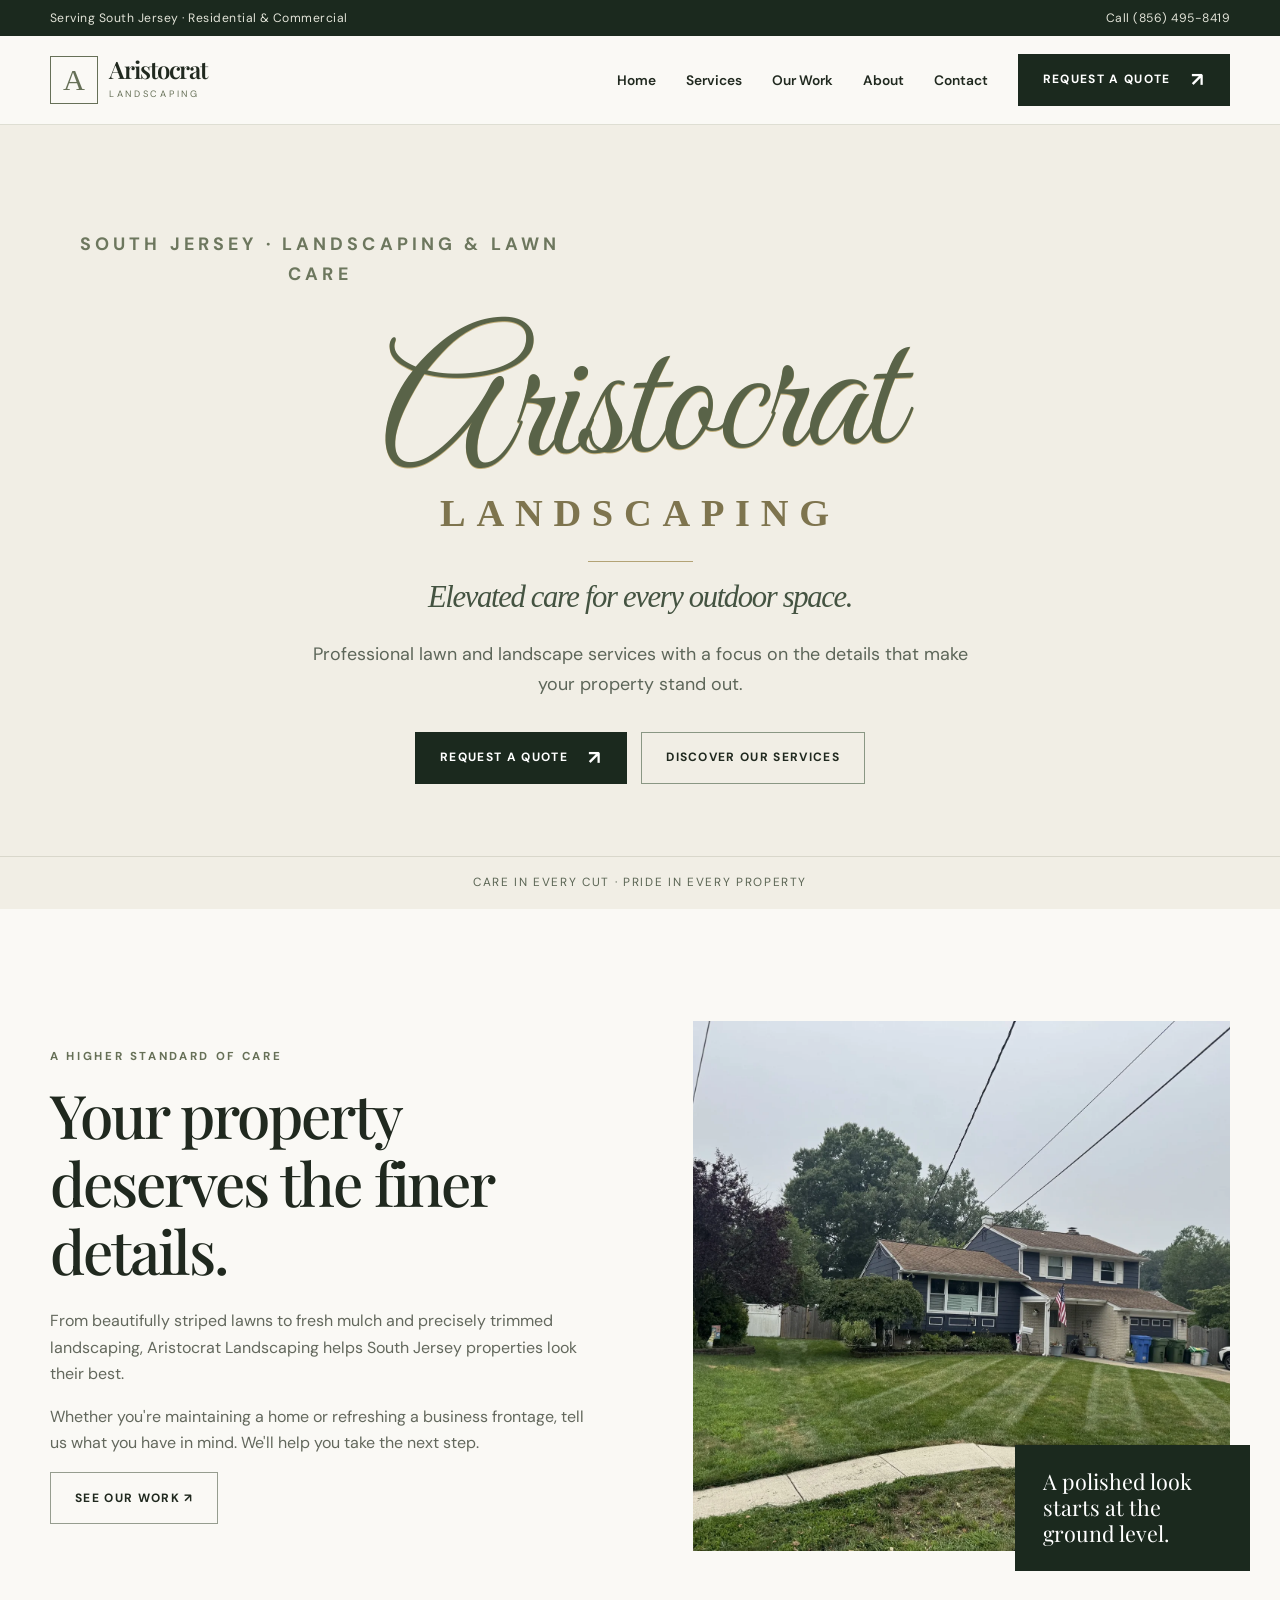
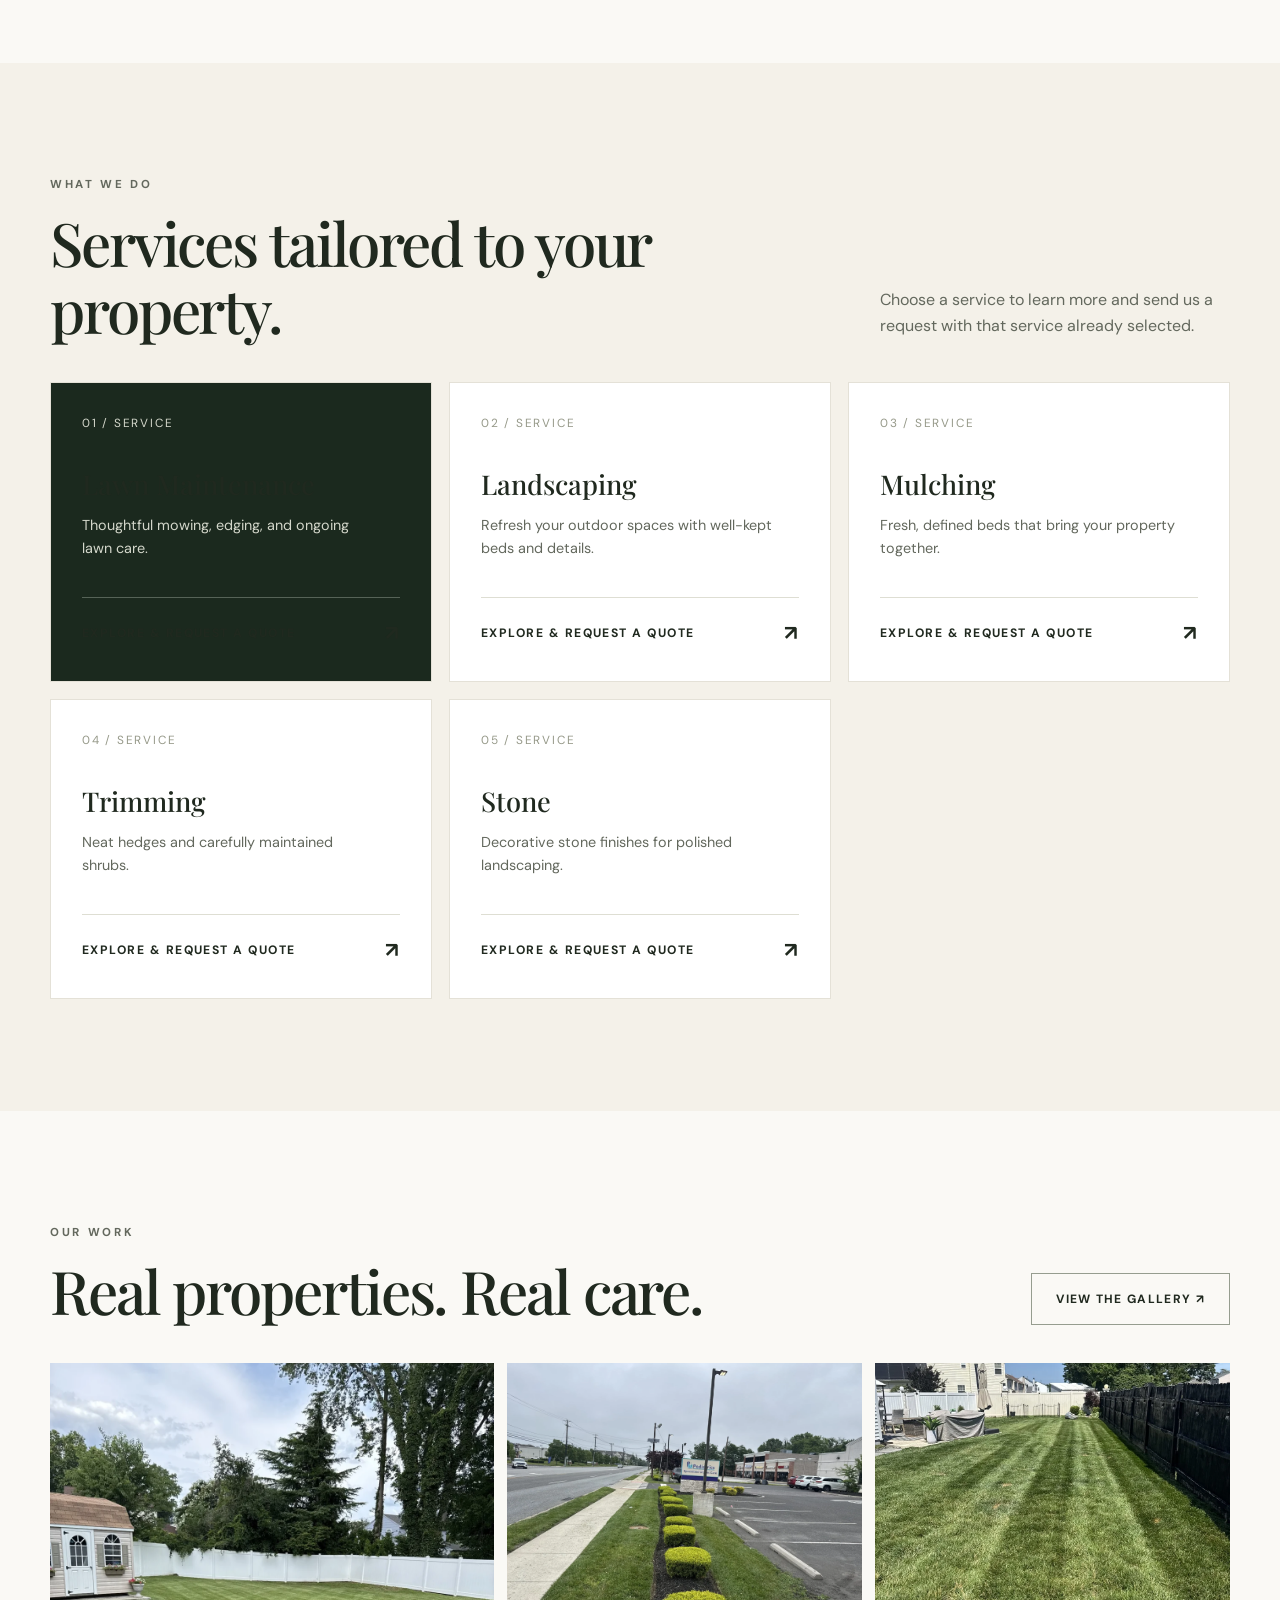
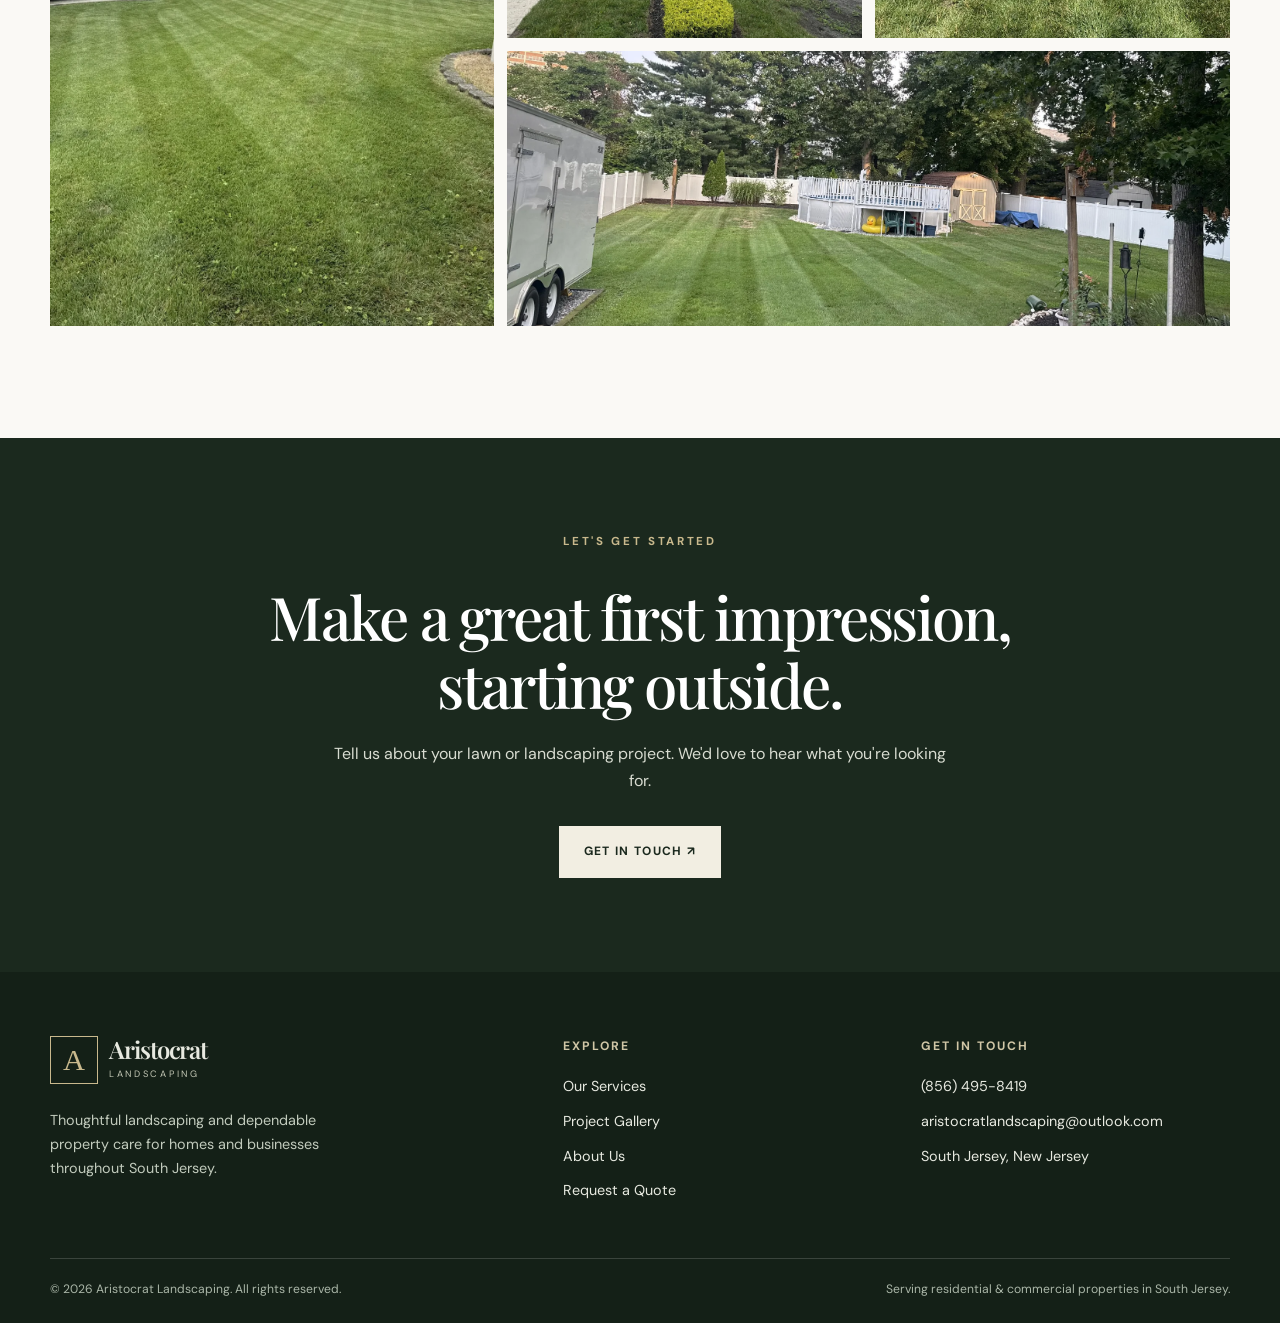
<file: index.html>
<!doctype html><html lang="en"><head><meta charset="utf-8"><meta name="viewport" content="width=device-width, initial-scale=1"><meta name="theme-color" content="#1b291e"><meta name="description" content="Aristocrat Landscaping provides lawn maintenance, landscaping, mulching, trimming and decorative stone services across South Jersey."><title>South Jersey Lawn Care & Landscaping | Aristocrat Landscaping</title><link rel="stylesheet" href="styles.css"><link rel="icon" href="favicon.svg" type="image/svg+xml"></head><body data-page=""><a class="skip-link" href="#main">Skip to content</a><div class="topbar"><div class="container topbar-inner"><span>Serving South Jersey · Residential &amp; Commercial</span><a href="tel:+18564958419">Call (856) 495-8419</a></div></div><header class="nav-wrap"><div class="container nav"><a class="brand" href="index.html" aria-label="Aristocrat Landscaping home"><span class="brand-mark">A</span><span class="brand-text"><strong>Aristocrat</strong><span>Landscaping</span></span></a><button class="menu-toggle" aria-label="Toggle navigation" aria-expanded="false" aria-controls="main-navigation">☰</button><nav class="nav-links" id="main-navigation" aria-label="Main navigation"><a href="index.html">Home</a><a href="index.html#services">Services</a><a href="gallery.html">Our Work</a><a href="about.html">About</a><a href="contact.html">Contact</a><a class="btn" href="contact.html">Request a Quote <span class="btn-arrow">↗</span></a></nav></div></header><main id="main"><section class="hero hero-logo" aria-labelledby="hero-title"><div class="container hero-content"><p class="eyebrow">South Jersey · Landscaping &amp; Lawn Care</p><div class="logo-hero-lockup" role="img" aria-label="Aristocrat Landscaping"><span class="logo-script">Aristocrat</span><span class="logo-sub">LANDSCAPING</span><span class="logo-rule"></span></div><h1 id="hero-title" class="brand-phrase">Elevated care for every outdoor space.</h1><p class="hero-copy">Professional lawn and landscape services with a focus on the details that make your property stand out.</p><div class="hero-actions"><a class="btn" href="contact.html">Request a Quote <span class="btn-arrow">↗</span></a><a class="btn btn-outline" href="#services">Discover Our Services</a></div></div><div class="hero-bottom"><div class="container"><span>Care in every cut · Pride in every property</span></div></div></section><section class="section"><div class="container intro-grid"><div><p class="eyebrow">A higher standard of care</p><h2>Your property deserves the finer details.</h2><p>From beautifully striped lawns to fresh mulch and precisely trimmed landscaping, Aristocrat Landscaping helps South Jersey properties look their best.</p><p>Whether you're maintaining a home or refreshing a business frontage, tell us what you have in mind. We'll help you take the next step.</p><a class="btn btn-outline" href="gallery.html">See Our Work ↗</a></div><div class="intro-photo-wrap"><img class="intro-img" src="assets/images/front-lawn.webp" alt="Fresh mowing stripes on the front lawn of a South Jersey home"><div class="photo-label">A polished look starts at the ground level.</div></div></div></section><section class="section services-section" id="services"><div class="container"><div class="section-heading"><div><p class="eyebrow">What We Do</p><h2>Services tailored to your property.</h2></div><p>Choose a service to learn more and send us a request with that service already selected.</p></div><div class="service-grid"><a class="service-card service-card-feature" href="service.html?service=lawn-maintenance"><span class="service-num">01 / SERVICE</span><h3>Lawn Maintenance</h3><p>Thoughtful mowing, edging, and ongoing lawn care.</p><span class="service-link"><span>Explore &amp; request a quote</span><span aria-hidden="true">↗</span></span></a><a class="service-card " href="service.html?service=landscaping"><span class="service-num">02 / SERVICE</span><h3>Landscaping</h3><p>Refresh your outdoor spaces with well-kept beds and details.</p><span class="service-link"><span>Explore &amp; request a quote</span><span aria-hidden="true">↗</span></span></a><a class="service-card " href="service.html?service=mulching"><span class="service-num">03 / SERVICE</span><h3>Mulching</h3><p>Fresh, defined beds that bring your property together.</p><span class="service-link"><span>Explore &amp; request a quote</span><span aria-hidden="true">↗</span></span></a><a class="service-card " href="service.html?service=trimming"><span class="service-num">04 / SERVICE</span><h3>Trimming</h3><p>Neat hedges and carefully maintained shrubs.</p><span class="service-link"><span>Explore &amp; request a quote</span><span aria-hidden="true">↗</span></span></a><a class="service-card " href="service.html?service=stone"><span class="service-num">05 / SERVICE</span><h3>Stone</h3><p>Decorative stone finishes for polished landscaping.</p><span class="service-link"><span>Explore &amp; request a quote</span><span aria-hidden="true">↗</span></span></a></div></div></section><section class="section"><div class="container"><div class="section-heading"><div><p class="eyebrow">Our Work</p><h2>Real properties. Real care.</h2></div><a class="btn btn-outline" href="gallery.html">View the Gallery ↗</a></div><div class="gallery-grid"><img loading="lazy" src="assets/images/backyard-white-fence.webp" alt="Freshly mowed backyard lawn with white fence"><img loading="lazy" src="assets/images/commercial-shrubs.webp" alt="Commercial property with manicured shrubs and mulch"><img loading="lazy" src="assets/images/side-yard.webp" alt="Green striped side lawn"><img loading="lazy" src="assets/images/backyard-pool.webp" alt="Maintained lawn and backyard pool"></div></div></section><section class="statement"><div class="container"><p class="eyebrow">Let's get started</p><h2>Make a great first impression, starting outside.</h2><p>Tell us about your lawn or landscaping project. We'd love to hear what you're looking for.</p><a class="btn btn-light" href="contact.html">Get in Touch ↗</a></div></section></main><footer class="footer"><div class="container"><div class="footer-inner"><div><a class="brand" href="index.html"><span class="brand-mark">A</span><span class="brand-text"><strong>Aristocrat</strong><span>Landscaping</span></span></a><p>Thoughtful landscaping and dependable property care for homes and businesses throughout South Jersey.</p></div><div><h4>Explore</h4><div class="footer-links"><a href="index.html#services">Our Services</a><a href="gallery.html">Project Gallery</a><a href="about.html">About Us</a><a href="contact.html">Request a Quote</a></div></div><div><h4>Get in Touch</h4><div class="footer-links"><a href="tel:+18564958419">(856) 495-8419</a><a href="mailto:aristocratlandscaping@outlook.com">aristocratlandscaping@outlook.com</a><span>South Jersey, New Jersey</span></div></div></div><div class="footer-bottom"><span>© <span id="year">2026</span> Aristocrat Landscaping. All rights reserved.</span><span>Serving residential &amp; commercial properties in South Jersey.</span></div></div></footer><script src="main.js" defer></script></body></html>
</file>
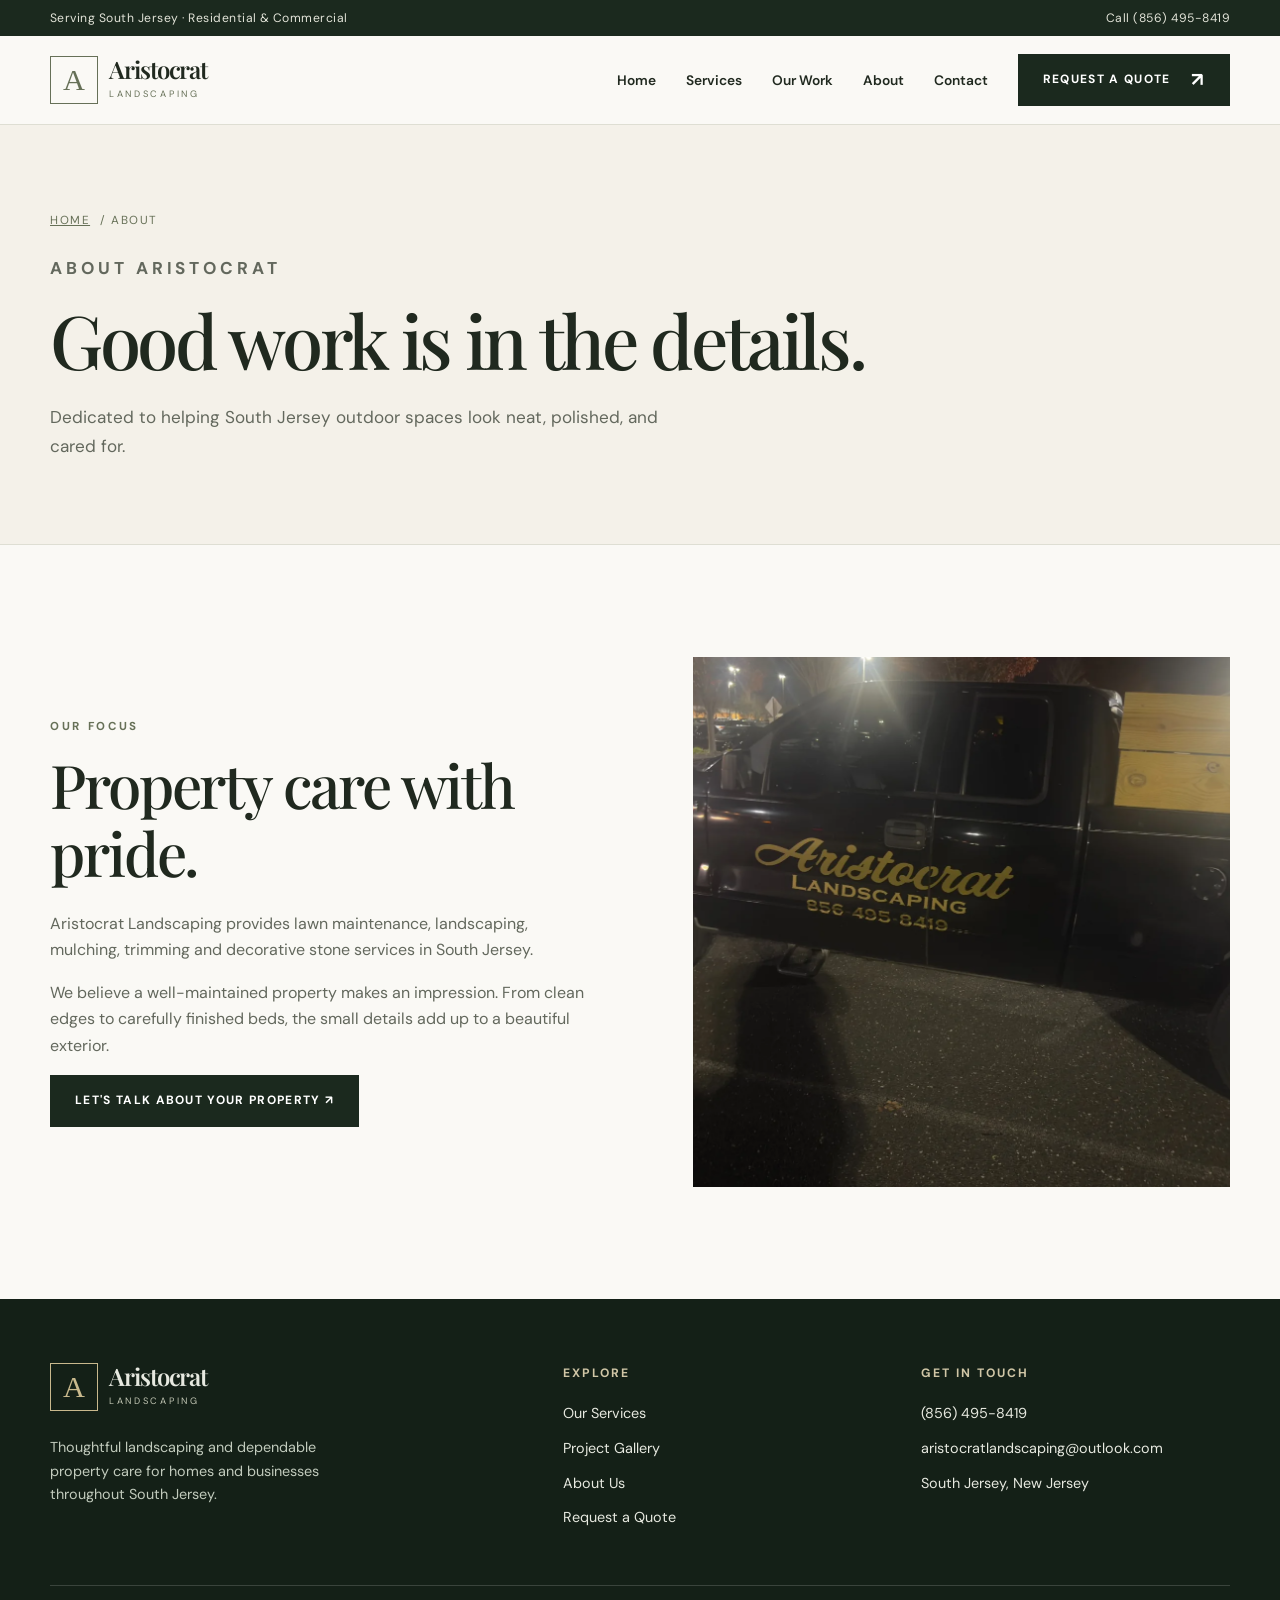
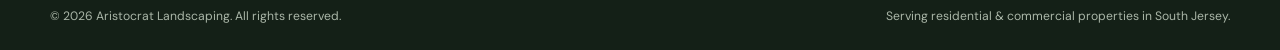
<file: about.html>
<!doctype html><html lang="en"><head><meta charset="utf-8"><meta name="viewport" content="width=device-width, initial-scale=1"><meta name="theme-color" content="#1b291e"><meta name="description" content="Discover Aristocrat Landscaping, providing lawn and landscaping services to South Jersey homes and businesses."><title>About Us | Aristocrat Landscaping</title><link rel="stylesheet" href="styles.css"><link rel="icon" href="favicon.svg" type="image/svg+xml"></head><body data-page=""><a class="skip-link" href="#main">Skip to content</a><div class="topbar"><div class="container topbar-inner"><span>Serving South Jersey · Residential &amp; Commercial</span><a href="tel:+18564958419">Call (856) 495-8419</a></div></div><header class="nav-wrap"><div class="container nav"><a class="brand" href="index.html" aria-label="Aristocrat Landscaping home"><span class="brand-mark">A</span><span class="brand-text"><strong>Aristocrat</strong><span>Landscaping</span></span></a><button class="menu-toggle" aria-label="Toggle navigation" aria-expanded="false" aria-controls="main-navigation">☰</button><nav class="nav-links" id="main-navigation" aria-label="Main navigation"><a href="index.html">Home</a><a href="index.html#services">Services</a><a href="gallery.html">Our Work</a><a href="about.html">About</a><a href="contact.html">Contact</a><a class="btn" href="contact.html">Request a Quote <span class="btn-arrow">↗</span></a></nav></div></header><main id="main"><section class="page-hero"><div class="container"><div class="breadcrumb"><a href="index.html">Home</a> / About</div><p class="eyebrow">About Aristocrat</p><h1>Good work is in the details.</h1><p>Dedicated to helping South Jersey outdoor spaces look neat, polished, and cared for.</p></div></section><section class="section"><div class="container intro-grid"><div><p class="eyebrow">Our Focus</p><h2>Property care with pride.</h2><p>Aristocrat Landscaping provides lawn maintenance, landscaping, mulching, trimming and decorative stone services in South Jersey.</p><p>We believe a well-maintained property makes an impression. From clean edges to carefully finished beds, the small details add up to a beautiful exterior.</p><a class="btn" href="contact.html">Let's Talk About Your Property ↗</a></div><div><img class="intro-img" src="assets/images/company-truck.webp" alt="Aristocrat Landscaping truck with gold business lettering"></div></div></section></main><footer class="footer"><div class="container"><div class="footer-inner"><div><a class="brand" href="index.html"><span class="brand-mark">A</span><span class="brand-text"><strong>Aristocrat</strong><span>Landscaping</span></span></a><p>Thoughtful landscaping and dependable property care for homes and businesses throughout South Jersey.</p></div><div><h4>Explore</h4><div class="footer-links"><a href="index.html#services">Our Services</a><a href="gallery.html">Project Gallery</a><a href="about.html">About Us</a><a href="contact.html">Request a Quote</a></div></div><div><h4>Get in Touch</h4><div class="footer-links"><a href="tel:+18564958419">(856) 495-8419</a><a href="mailto:aristocratlandscaping@outlook.com">aristocratlandscaping@outlook.com</a><span>South Jersey, New Jersey</span></div></div></div><div class="footer-bottom"><span>© <span id="year">2026</span> Aristocrat Landscaping. All rights reserved.</span><span>Serving residential &amp; commercial properties in South Jersey.</span></div></div></footer><script src="main.js" defer></script></body></html>
</file>
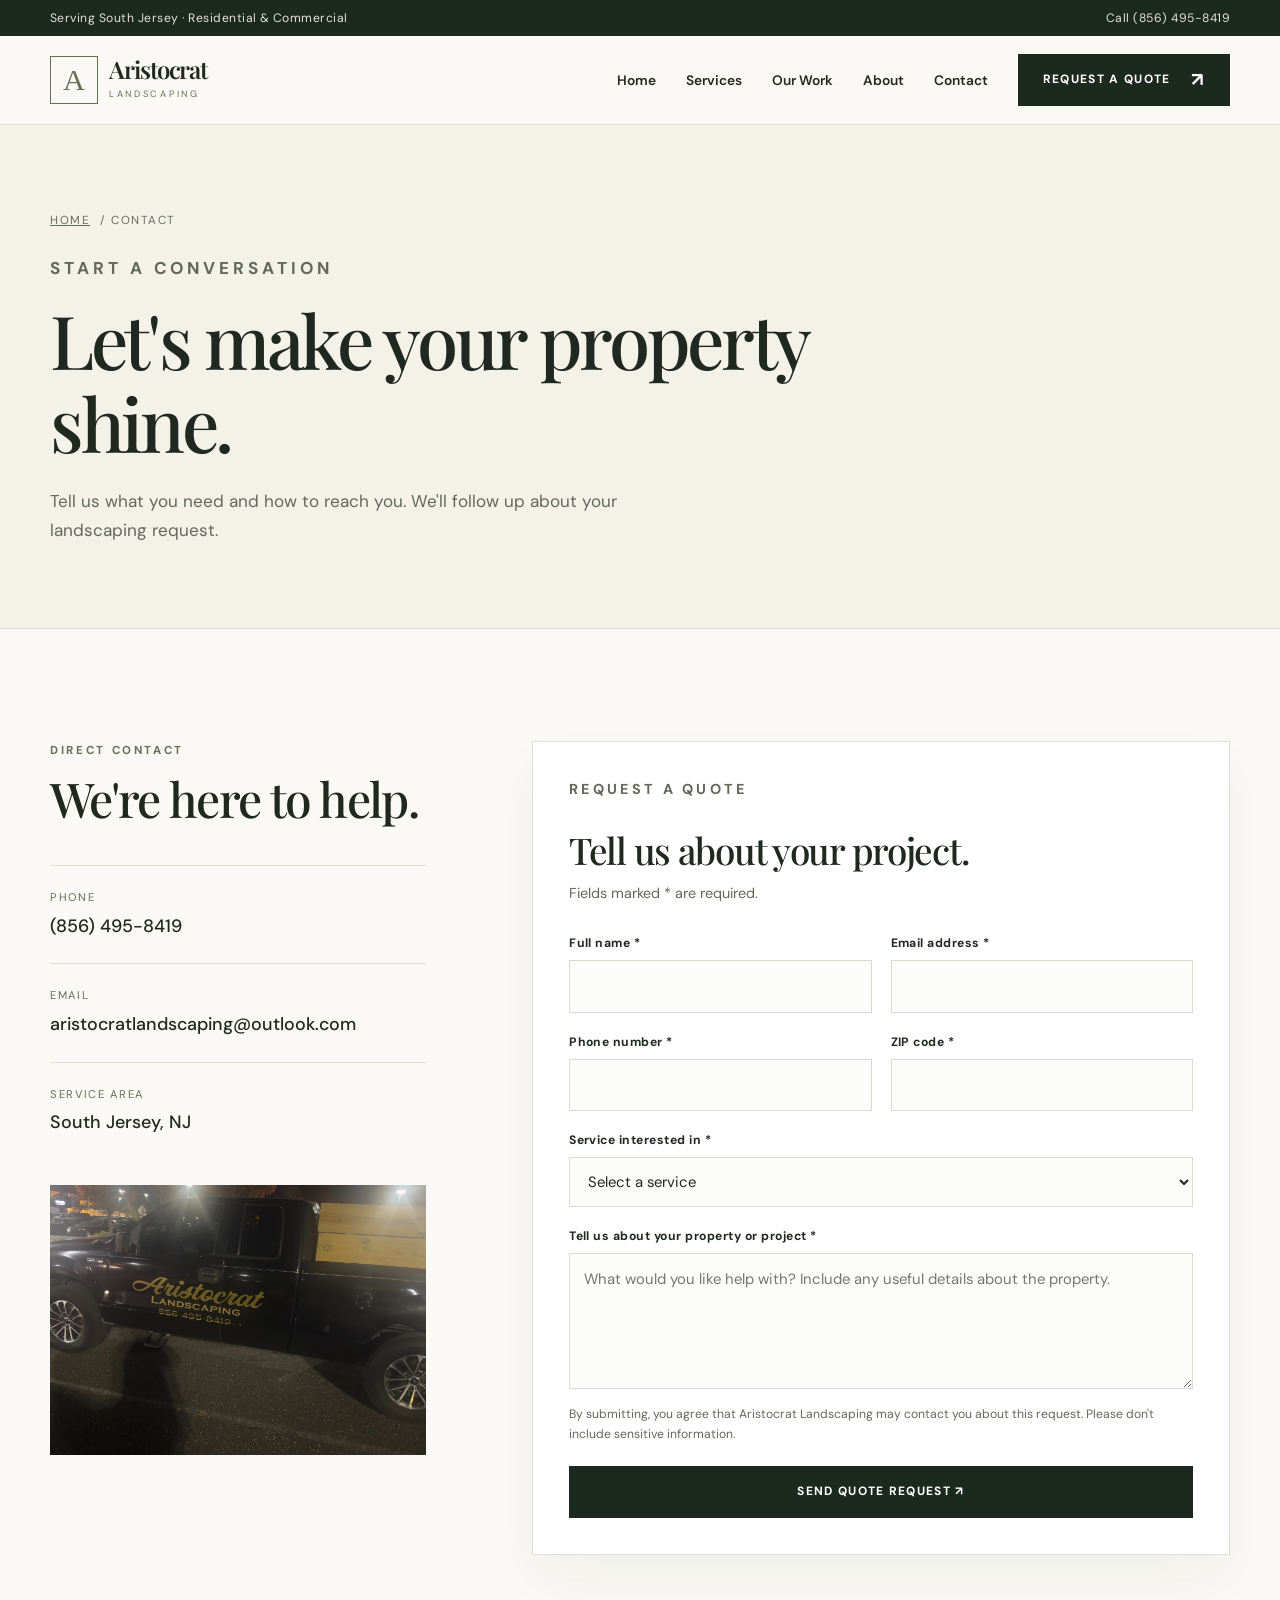
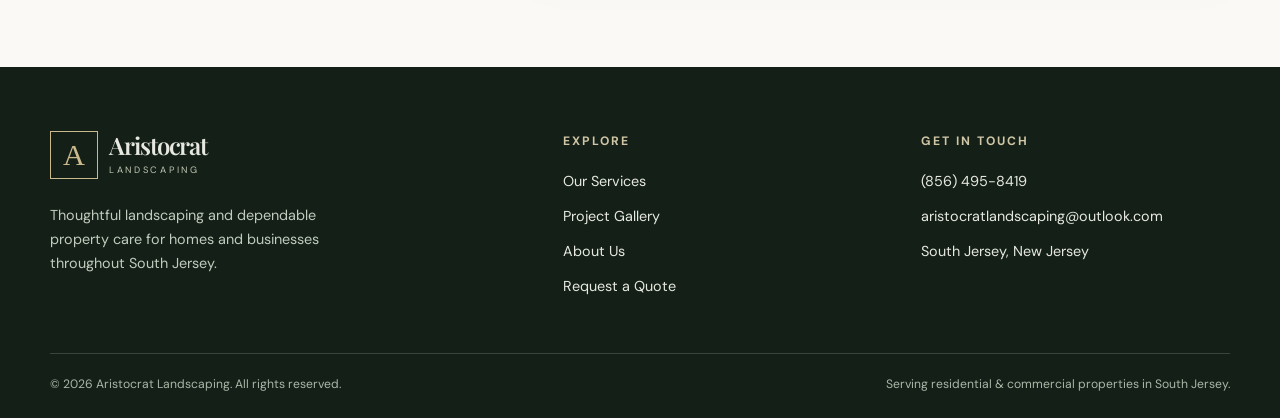
<file: contact.html>
<!doctype html><html lang="en"><head><meta charset="utf-8"><meta name="viewport" content="width=device-width, initial-scale=1"><meta name="theme-color" content="#1b291e"><meta name="description" content="Contact Aristocrat Landscaping in South Jersey for lawn maintenance, mulch, trimming, landscaping and stone quote requests."><title>Contact & Request a Quote | Aristocrat Landscaping</title><link rel="stylesheet" href="styles.css"><link rel="icon" href="favicon.svg" type="image/svg+xml"></head><body data-page="contact"><a class="skip-link" href="#main">Skip to content</a><div class="topbar"><div class="container topbar-inner"><span>Serving South Jersey · Residential &amp; Commercial</span><a href="tel:+18564958419">Call (856) 495-8419</a></div></div><header class="nav-wrap"><div class="container nav"><a class="brand" href="index.html" aria-label="Aristocrat Landscaping home"><span class="brand-mark">A</span><span class="brand-text"><strong>Aristocrat</strong><span>Landscaping</span></span></a><button class="menu-toggle" aria-label="Toggle navigation" aria-expanded="false" aria-controls="main-navigation">☰</button><nav class="nav-links" id="main-navigation" aria-label="Main navigation"><a href="index.html">Home</a><a href="index.html#services">Services</a><a href="gallery.html">Our Work</a><a href="about.html">About</a><a href="contact.html">Contact</a><a class="btn" href="contact.html">Request a Quote <span class="btn-arrow">↗</span></a></nav></div></header><main id="main"><section class="page-hero"><div class="container"><div class="breadcrumb"><a href="index.html">Home</a> / Contact</div><p class="eyebrow">Start a conversation</p><h1>Let's make your property shine.</h1><p>Tell us what you need and how to reach you. We'll follow up about your landscaping request.</p></div></section><section class="section"><div class="container contact-layout"><div class="contact-info"><p class="eyebrow">Direct Contact</p><h2>We're here to help.</h2><div class="contact-row"><span>Phone</span><a href="tel:+18564958419">(856) 495-8419</a></div><div class="contact-row"><span>Email</span><a href="mailto:aristocratlandscaping@outlook.com">aristocratlandscaping@outlook.com</a></div><div class="contact-row"><span>Service area</span><strong>South Jersey, NJ</strong></div><img class="contact-image" src="assets/images/company-truck.webp" alt="Aristocrat Landscaping branded truck"></div><div class="form-card"><p class="eyebrow">Request a Quote</p><h2>Tell us about your project.</h2><p>Fields marked * are required.</p><form class="quote-form" action="https://formsubmit.co/aristocratlandscaping@outlook.com" method="POST"><input type="hidden" name="_subject" value="New Aristocrat Landscaping quote request"><input type="hidden" name="_captcha" value="true"><input type="hidden" name="_template" value="table"><input type="hidden" name="_next" value=""><input type="text" name="_honey" style="display:none" tabindex="-1" autocomplete="off"><div class="form-grid"><div class="field"><label for="full-name">Full name *</label><input id="full-name" name="name" autocomplete="name" required maxlength="120"></div><div class="field"><label for="email">Email address *</label><input id="email" name="email" type="email" autocomplete="email" required maxlength="180"></div><div class="field"><label for="phone">Phone number *</label><input id="phone" name="phone" type="tel" autocomplete="tel" required maxlength="40"></div><div class="field"><label for="zip">ZIP code *</label><input id="zip" name="zip_code" inputmode="numeric" autocomplete="postal-code" pattern="[0-9]{5}(-[0-9]{4})?" title="Enter a 5-digit ZIP code" required></div><div class="field full"><label for="service-select">Service interested in *</label><select id="service-select" name="service" required><option value="">Select a service</option><option value="Lawn Maintenance">Lawn Maintenance</option><option value="Landscaping">Landscaping</option><option value="Mulching">Mulching</option><option value="Trimming">Trimming</option><option value="Stone">Stone</option><option value="Multiple Services">Multiple Services</option><option value="Other / Not Sure">Other / Not Sure</option></select></div><div class="field full"><label for="project-message">Tell us about your property or project *</label><textarea id="project-message" name="project_details" required minlength="10" maxlength="3000" placeholder="What would you like help with? Include any useful details about the property."></textarea></div></div><p class="form-note">By submitting, you agree that Aristocrat Landscaping may contact you about this request. Please don't include sensitive information.</p><button class="btn" type="submit">Send Quote Request ↗</button></form></div></div></section></main><footer class="footer"><div class="container"><div class="footer-inner"><div><a class="brand" href="index.html"><span class="brand-mark">A</span><span class="brand-text"><strong>Aristocrat</strong><span>Landscaping</span></span></a><p>Thoughtful landscaping and dependable property care for homes and businesses throughout South Jersey.</p></div><div><h4>Explore</h4><div class="footer-links"><a href="index.html#services">Our Services</a><a href="gallery.html">Project Gallery</a><a href="about.html">About Us</a><a href="contact.html">Request a Quote</a></div></div><div><h4>Get in Touch</h4><div class="footer-links"><a href="tel:+18564958419">(856) 495-8419</a><a href="mailto:aristocratlandscaping@outlook.com">aristocratlandscaping@outlook.com</a><span>South Jersey, New Jersey</span></div></div></div><div class="footer-bottom"><span>© <span id="year">2026</span> Aristocrat Landscaping. All rights reserved.</span><span>Serving residential &amp; commercial properties in South Jersey.</span></div></div></footer><script src="main.js" defer></script></body></html>
</file>
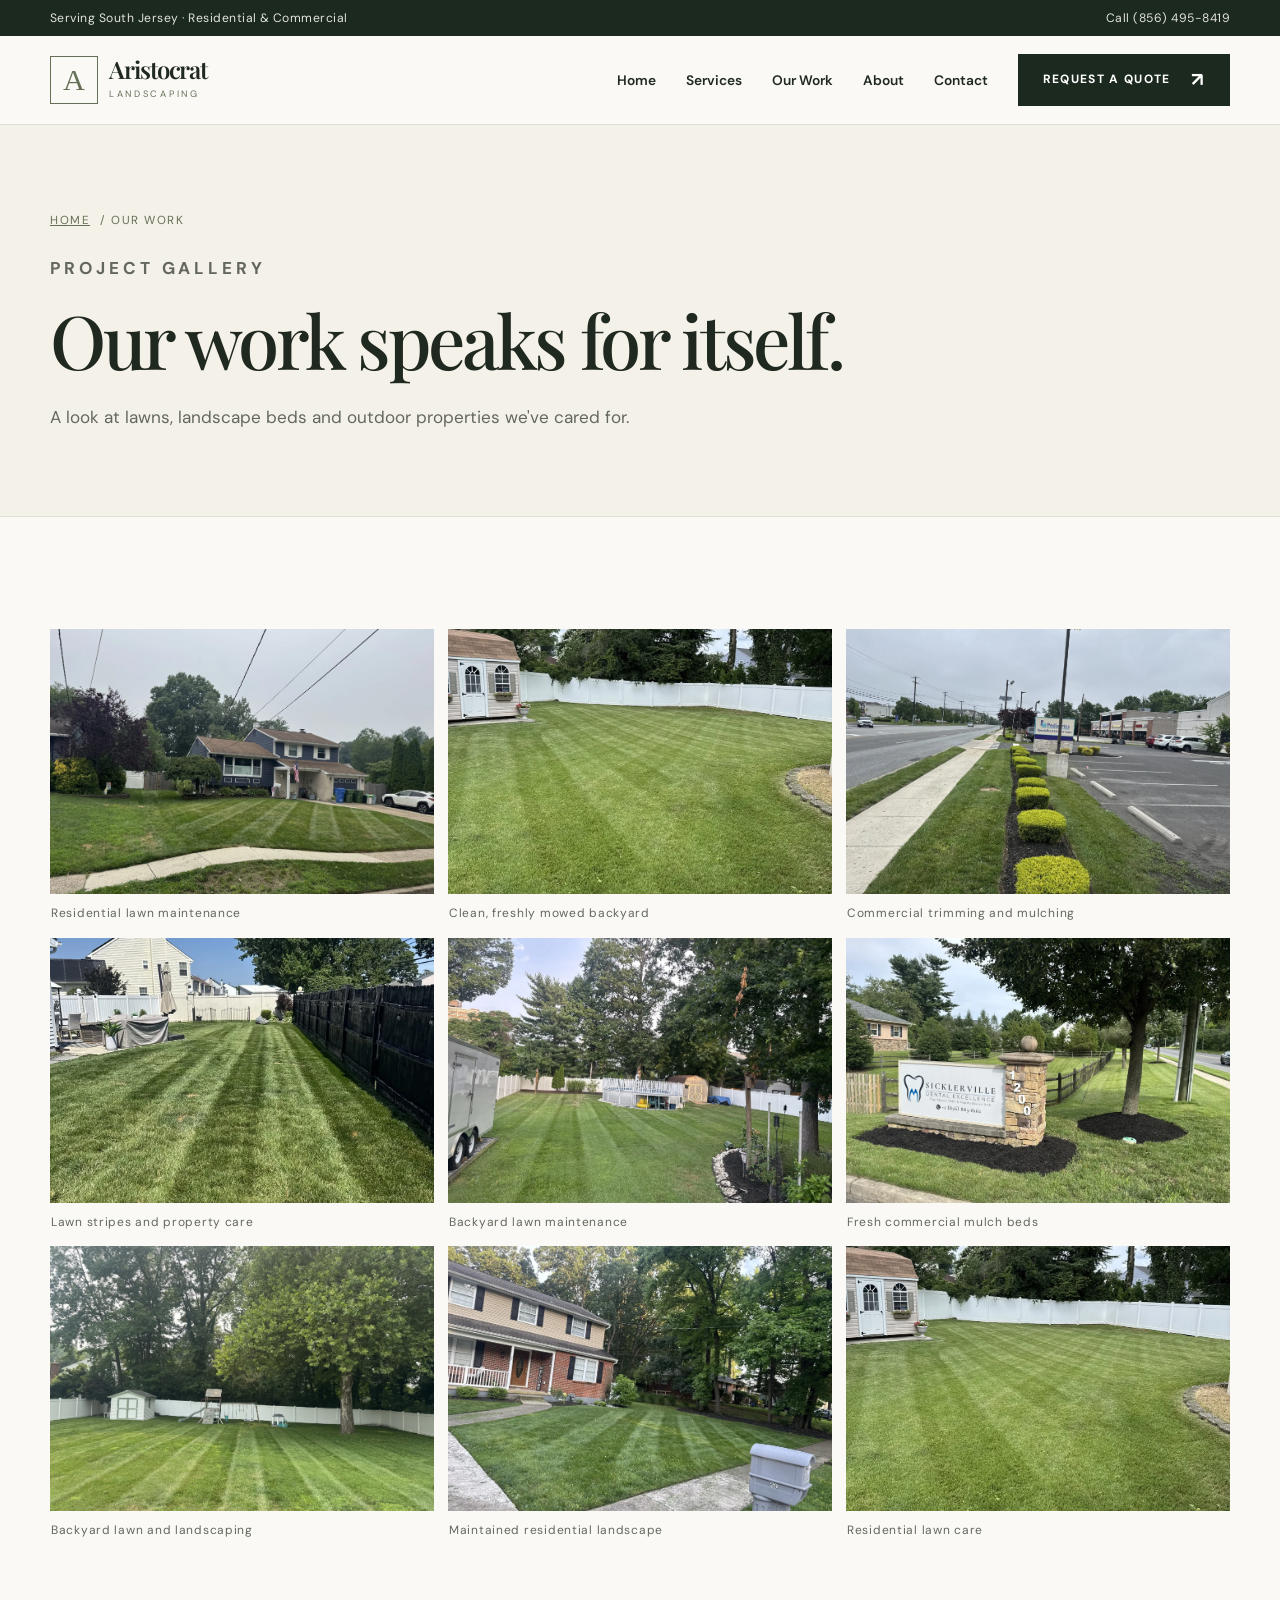
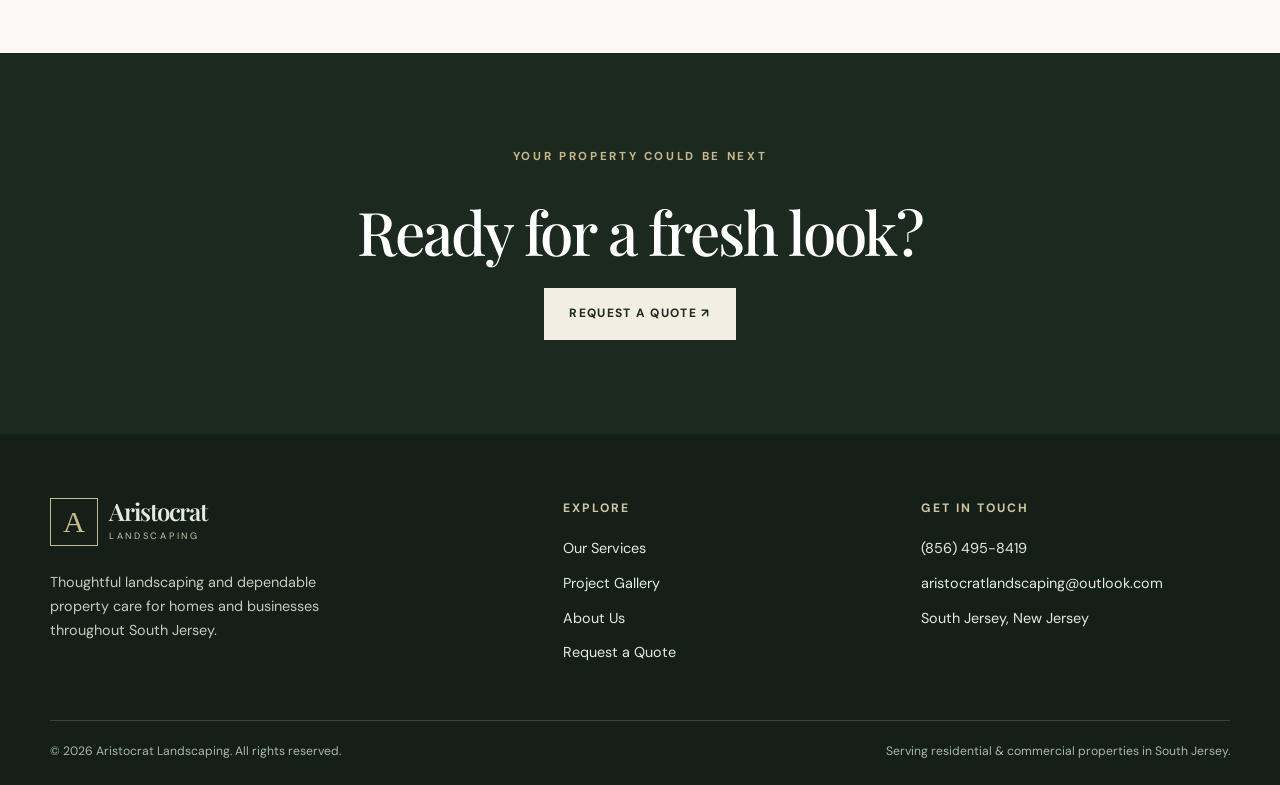
<file: gallery.html>
<!doctype html><html lang="en"><head><meta charset="utf-8"><meta name="viewport" content="width=device-width, initial-scale=1"><meta name="theme-color" content="#1b291e"><meta name="description" content="Browse real lawn care, landscaping, mulching and commercial maintenance photos from Aristocrat Landscaping."><title>Our Work | Photo Gallery | Aristocrat Landscaping</title><link rel="stylesheet" href="styles.css"><link rel="icon" href="favicon.svg" type="image/svg+xml"></head><body data-page=""><a class="skip-link" href="#main">Skip to content</a><div class="topbar"><div class="container topbar-inner"><span>Serving South Jersey · Residential &amp; Commercial</span><a href="tel:+18564958419">Call (856) 495-8419</a></div></div><header class="nav-wrap"><div class="container nav"><a class="brand" href="index.html" aria-label="Aristocrat Landscaping home"><span class="brand-mark">A</span><span class="brand-text"><strong>Aristocrat</strong><span>Landscaping</span></span></a><button class="menu-toggle" aria-label="Toggle navigation" aria-expanded="false" aria-controls="main-navigation">☰</button><nav class="nav-links" id="main-navigation" aria-label="Main navigation"><a href="index.html">Home</a><a href="index.html#services">Services</a><a href="gallery.html">Our Work</a><a href="about.html">About</a><a href="contact.html">Contact</a><a class="btn" href="contact.html">Request a Quote <span class="btn-arrow">↗</span></a></nav></div></header><main id="main"><section class="page-hero"><div class="container"><div class="breadcrumb"><a href="index.html">Home</a> / Our Work</div><p class="eyebrow">Project Gallery</p><h1>Our work speaks for itself.</h1><p>A look at lawns, landscape beds and outdoor properties we've cared for.</p></div></section><section class="section"><div class="container"><div class="photo-grid-6"><figure><img loading="lazy" src="assets/images/front-lawn.webp" alt="Residential lawn maintenance"><figcaption>Residential lawn maintenance</figcaption></figure><figure><img loading="lazy" src="assets/images/backyard-white-fence.webp" alt="Clean, freshly mowed backyard"><figcaption>Clean, freshly mowed backyard</figcaption></figure><figure><img loading="lazy" src="assets/images/commercial-shrubs.webp" alt="Commercial trimming and mulching"><figcaption>Commercial trimming and mulching</figcaption></figure><figure><img loading="lazy" src="assets/images/side-yard.webp" alt="Lawn stripes and property care"><figcaption>Lawn stripes and property care</figcaption></figure><figure><img loading="lazy" src="assets/images/backyard-pool.webp" alt="Backyard lawn maintenance"><figcaption>Backyard lawn maintenance</figcaption></figure><figure><img loading="lazy" src="assets/images/commercial-mulch.webp" alt="Fresh commercial mulch beds"><figcaption>Fresh commercial mulch beds</figcaption></figure><figure><img loading="lazy" src="assets/images/backyard-play.webp" alt="Backyard lawn and landscaping"><figcaption>Backyard lawn and landscaping</figcaption></figure><figure><img loading="lazy" src="assets/images/residential-front.webp" alt="Maintained residential landscape"><figcaption>Maintained residential landscape</figcaption></figure><figure><img loading="lazy" src="assets/images/backyard-white-fence.webp" alt="Residential lawn care"><figcaption>Residential lawn care</figcaption></figure></div></div></section><section class="statement"><div class="container"><p class="eyebrow">Your property could be next</p><h2>Ready for a fresh look?</h2><a class="btn btn-light" href="contact.html">Request a Quote ↗</a></div></section></main><footer class="footer"><div class="container"><div class="footer-inner"><div><a class="brand" href="index.html"><span class="brand-mark">A</span><span class="brand-text"><strong>Aristocrat</strong><span>Landscaping</span></span></a><p>Thoughtful landscaping and dependable property care for homes and businesses throughout South Jersey.</p></div><div><h4>Explore</h4><div class="footer-links"><a href="index.html#services">Our Services</a><a href="gallery.html">Project Gallery</a><a href="about.html">About Us</a><a href="contact.html">Request a Quote</a></div></div><div><h4>Get in Touch</h4><div class="footer-links"><a href="tel:+18564958419">(856) 495-8419</a><a href="mailto:aristocratlandscaping@outlook.com">aristocratlandscaping@outlook.com</a><span>South Jersey, New Jersey</span></div></div></div><div class="footer-bottom"><span>© <span id="year">2026</span> Aristocrat Landscaping. All rights reserved.</span><span>Serving residential &amp; commercial properties in South Jersey.</span></div></div></footer><script src="main.js" defer></script></body></html>
</file>
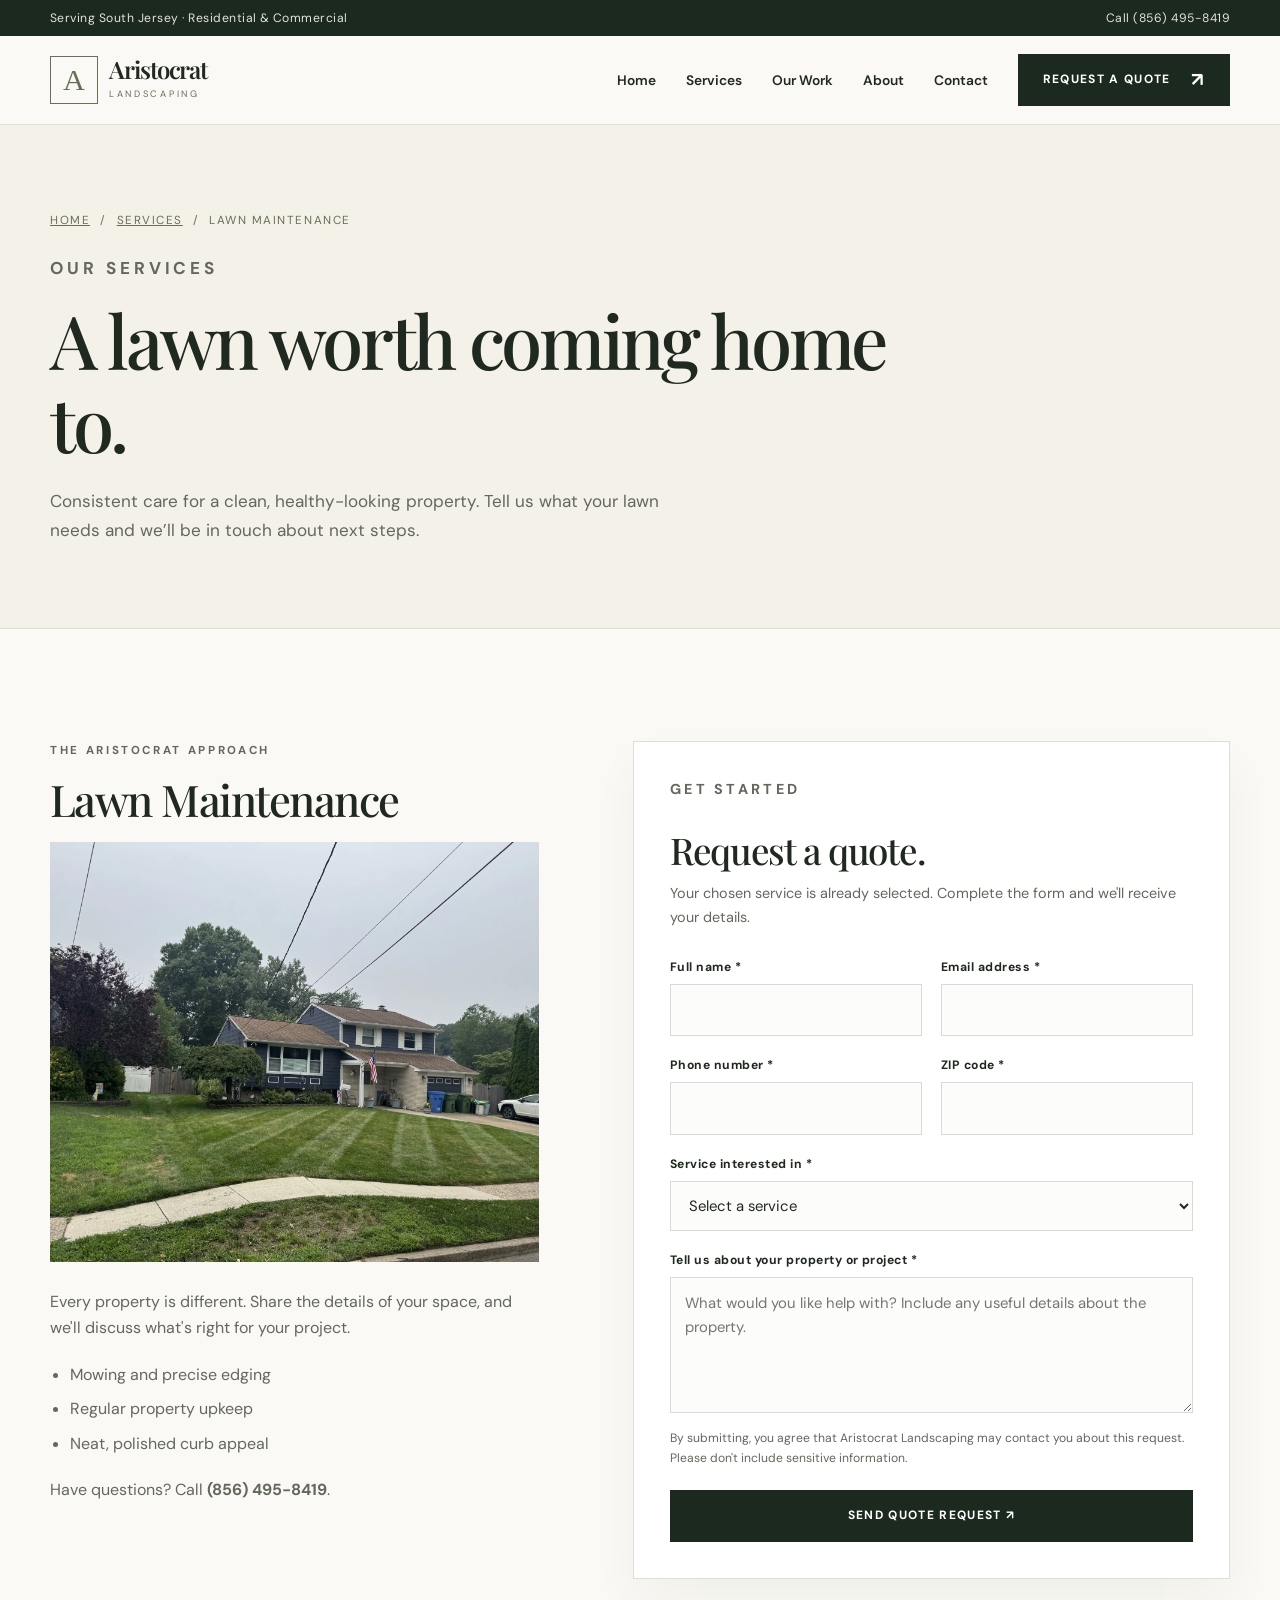
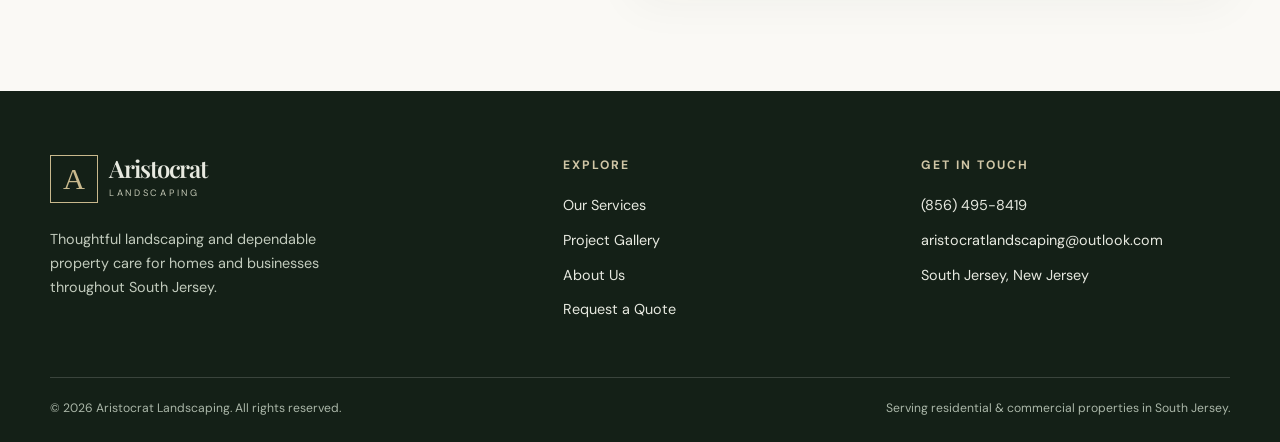
<file: service.html>
<!doctype html><html lang="en"><head><meta charset="utf-8"><meta name="viewport" content="width=device-width, initial-scale=1"><meta name="theme-color" content="#1b291e"><meta name="description" content="Learn about Aristocrat Landscaping services and request a quote in South Jersey."><title>Landscaping Services & Quotes | Aristocrat Landscaping</title><link rel="stylesheet" href="styles.css"><link rel="icon" href="favicon.svg" type="image/svg+xml"></head><body data-page="service"><a class="skip-link" href="#main">Skip to content</a><div class="topbar"><div class="container topbar-inner"><span>Serving South Jersey · Residential &amp; Commercial</span><a href="tel:+18564958419">Call (856) 495-8419</a></div></div><header class="nav-wrap"><div class="container nav"><a class="brand" href="index.html" aria-label="Aristocrat Landscaping home"><span class="brand-mark">A</span><span class="brand-text"><strong>Aristocrat</strong><span>Landscaping</span></span></a><button class="menu-toggle" aria-label="Toggle navigation" aria-expanded="false" aria-controls="main-navigation">☰</button><nav class="nav-links" id="main-navigation" aria-label="Main navigation"><a href="index.html">Home</a><a href="index.html#services">Services</a><a href="gallery.html">Our Work</a><a href="about.html">About</a><a href="contact.html">Contact</a><a class="btn" href="contact.html">Request a Quote <span class="btn-arrow">↗</span></a></nav></div></header><main id="main"><section class="page-hero"><div class="container"><div class="breadcrumb"><a href="index.html">Home</a> / <a href="index.html#services">Services</a> / <span id="service-label">Lawn Maintenance</span></div><p class="eyebrow">Our Services</p><h1 id="service-title">A lawn worth coming home to.</h1><p id="service-description">Care for your lawn.</p></div></section><section class="section"><div class="container service-detail-grid"><div class="detail-copy"><p class="eyebrow">The Aristocrat approach</p><h2 id="service-detail-heading">Lawn Maintenance</h2><img id="service-image" class="detail-photo" src="assets/images/front-lawn.webp" alt="Maintained lawn"><p>Every property is different. Share the details of your space, and we'll discuss what's right for your project.</p><ul id="service-points" class="detail-list"></ul><p>Have questions? Call <a href="tel:+18564958419"><strong>(856) 495-8419</strong></a>.</p></div><div class="form-card"><p class="eyebrow">Get Started</p><h2>Request a quote.</h2><p>Your chosen service is already selected. Complete the form and we'll receive your details.</p><form class="quote-form" action="https://formsubmit.co/aristocratlandscaping@outlook.com" method="POST"><input type="hidden" name="_subject" value="New Aristocrat Landscaping quote request"><input type="hidden" name="_captcha" value="true"><input type="hidden" name="_template" value="table"><input type="hidden" name="_next" value=""><input type="text" name="_honey" style="display:none" tabindex="-1" autocomplete="off"><div class="form-grid"><div class="field"><label for="full-name">Full name *</label><input id="full-name" name="name" autocomplete="name" required maxlength="120"></div><div class="field"><label for="email">Email address *</label><input id="email" name="email" type="email" autocomplete="email" required maxlength="180"></div><div class="field"><label for="phone">Phone number *</label><input id="phone" name="phone" type="tel" autocomplete="tel" required maxlength="40"></div><div class="field"><label for="zip">ZIP code *</label><input id="zip" name="zip_code" inputmode="numeric" autocomplete="postal-code" pattern="[0-9]{5}(-[0-9]{4})?" title="Enter a 5-digit ZIP code" required></div><div class="field full"><label for="service-select">Service interested in *</label><select id="service-select" name="service" required><option value="">Select a service</option><option value="Lawn Maintenance">Lawn Maintenance</option><option value="Landscaping">Landscaping</option><option value="Mulching">Mulching</option><option value="Trimming">Trimming</option><option value="Stone">Stone</option><option value="Multiple Services">Multiple Services</option><option value="Other / Not Sure">Other / Not Sure</option></select></div><div class="field full"><label for="project-message">Tell us about your property or project *</label><textarea id="project-message" name="project_details" required minlength="10" maxlength="3000" placeholder="What would you like help with? Include any useful details about the property."></textarea></div></div><p class="form-note">By submitting, you agree that Aristocrat Landscaping may contact you about this request. Please don't include sensitive information.</p><button class="btn" type="submit">Send Quote Request ↗</button></form></div></div></section></main><footer class="footer"><div class="container"><div class="footer-inner"><div><a class="brand" href="index.html"><span class="brand-mark">A</span><span class="brand-text"><strong>Aristocrat</strong><span>Landscaping</span></span></a><p>Thoughtful landscaping and dependable property care for homes and businesses throughout South Jersey.</p></div><div><h4>Explore</h4><div class="footer-links"><a href="index.html#services">Our Services</a><a href="gallery.html">Project Gallery</a><a href="about.html">About Us</a><a href="contact.html">Request a Quote</a></div></div><div><h4>Get in Touch</h4><div class="footer-links"><a href="tel:+18564958419">(856) 495-8419</a><a href="mailto:aristocratlandscaping@outlook.com">aristocratlandscaping@outlook.com</a><span>South Jersey, New Jersey</span></div></div></div><div class="footer-bottom"><span>© <span id="year">2026</span> Aristocrat Landscaping. All rights reserved.</span><span>Serving residential &amp; commercial properties in South Jersey.</span></div></div></footer><script src="main.js" defer></script></body></html>
</file>
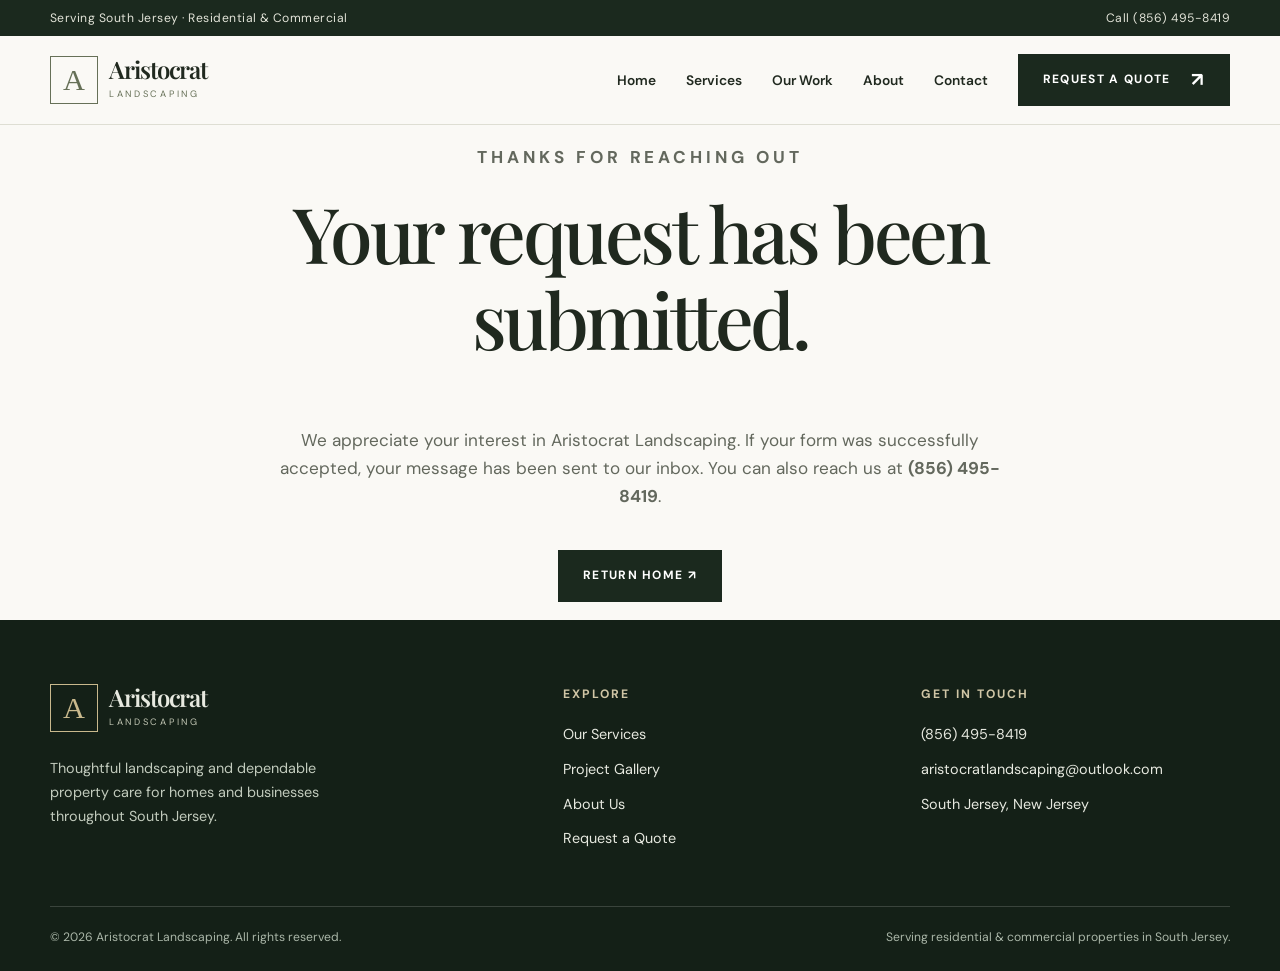
<file: thank-you.html>
<!doctype html><html lang="en"><head><meta charset="utf-8"><meta name="viewport" content="width=device-width, initial-scale=1"><meta name="theme-color" content="#1b291e"><meta name="description" content="Thank you for contacting Aristocrat Landscaping."><title>Thank You | Aristocrat Landscaping</title><link rel="stylesheet" href="styles.css"><link rel="icon" href="favicon.svg" type="image/svg+xml"></head><body data-page=""><a class="skip-link" href="#main">Skip to content</a><div class="topbar"><div class="container topbar-inner"><span>Serving South Jersey · Residential &amp; Commercial</span><a href="tel:+18564958419">Call (856) 495-8419</a></div></div><header class="nav-wrap"><div class="container nav"><a class="brand" href="index.html" aria-label="Aristocrat Landscaping home"><span class="brand-mark">A</span><span class="brand-text"><strong>Aristocrat</strong><span>Landscaping</span></span></a><button class="menu-toggle" aria-label="Toggle navigation" aria-expanded="false" aria-controls="main-navigation">☰</button><nav class="nav-links" id="main-navigation" aria-label="Main navigation"><a href="index.html">Home</a><a href="index.html#services">Services</a><a href="gallery.html">Our Work</a><a href="about.html">About</a><a href="contact.html">Contact</a><a class="btn" href="contact.html">Request a Quote <span class="btn-arrow">↗</span></a></nav></div></header><main id="main"><section class="thanks"><div class="container"><p class="eyebrow">Thanks for reaching out</p><h1>Your request has been submitted.</h1><p>We appreciate your interest in Aristocrat Landscaping. If your form was successfully accepted, your message has been sent to our inbox. You can also reach us at <a href="tel:+18564958419"><strong>(856) 495-8419</strong></a>.</p><a class="btn" href="index.html">Return Home ↗</a></div></section></main><footer class="footer"><div class="container"><div class="footer-inner"><div><a class="brand" href="index.html"><span class="brand-mark">A</span><span class="brand-text"><strong>Aristocrat</strong><span>Landscaping</span></span></a><p>Thoughtful landscaping and dependable property care for homes and businesses throughout South Jersey.</p></div><div><h4>Explore</h4><div class="footer-links"><a href="index.html#services">Our Services</a><a href="gallery.html">Project Gallery</a><a href="about.html">About Us</a><a href="contact.html">Request a Quote</a></div></div><div><h4>Get in Touch</h4><div class="footer-links"><a href="tel:+18564958419">(856) 495-8419</a><a href="mailto:aristocratlandscaping@outlook.com">aristocratlandscaping@outlook.com</a><span>South Jersey, New Jersey</span></div></div></div><div class="footer-bottom"><span>© <span id="year">2026</span> Aristocrat Landscaping. All rights reserved.</span><span>Serving residential &amp; commercial properties in South Jersey.</span></div></div></footer><script src="main.js" defer></script></body></html>
</file>
<file: styles.css>
@import url('https://fonts.googleapis.com/css2?family=Great+Vibes&display=swap');
@import url('https://fonts.googleapis.com/css2?family=DM+Sans:wght@400;500;600;700&family=Playfair+Display:wght@400;500;600;700&display=swap');
:root{--ink:#20291f;--deep:#1b291e;--olive:#667057;--gold:#c9b98d;--sand:#f4f1e9;--cream:#faf9f5;--line:#deded3;--muted:#63685d;--white:#fff;--radius:3px}
*{box-sizing:border-box}html{scroll-behavior:smooth}body{margin:0;background:var(--cream);color:var(--ink);font-family:'DM Sans',Arial,sans-serif;line-height:1.65;-webkit-font-smoothing:antialiased}img{display:block;max-width:100%}a{color:inherit;text-decoration:none}button,input,select,textarea{font:inherit}button,a,input,textarea,select{outline-offset:4px}button{cursor:pointer}.container{width:min(1180px,calc(100% - 48px));margin:auto}.eyebrow{font-size:.72rem;letter-spacing:.23em;text-transform:uppercase;font-weight:700;color:var(--olive)}h1,h2,h3,p{margin-top:0}h1,h2,h3{font-family:'Playfair Display',Georgia,serif;font-weight:500;line-height:1.13}h1{font-size:clamp(3.2rem,6.5vw,6.5rem);letter-spacing:-.045em}h2{font-size:clamp(2.5rem,4.7vw,4.8rem);letter-spacing:-.035em}h3{font-size:1.7rem}.lead{font-size:1.08rem;color:var(--muted);max-width:590px}.section{padding:112px 0}.section-sm{padding:80px 0}.topbar{background:var(--deep);color:#e3e4d9;font-size:.76rem;padding:8px 0;letter-spacing:.04em}.topbar-inner{display:flex;justify-content:space-between;gap:16px;align-items:center}.topbar a:hover{text-decoration:underline}.nav-wrap{position:relative;z-index:10;background:var(--cream);border-bottom:1px solid var(--line)}.nav{height:88px;display:flex;align-items:center;justify-content:space-between;gap:20px}.brand{display:flex;align-items:center;gap:11px;flex-shrink:0}.brand-mark{width:48px;height:48px;border:1px solid var(--olive);display:grid;place-items:center;color:var(--olive);font-family:Georgia,serif;font-size:1.9rem;line-height:1}.brand-text strong{display:block;font-family:'Playfair Display',Georgia,serif;font-size:1.5rem;font-weight:600;letter-spacing:-.045em;line-height:1}.brand-text span{display:block;font-size:.58rem;letter-spacing:.29em;text-transform:uppercase;margin-top:6px;color:var(--olive)}.nav-links{display:flex;align-items:center;gap:30px;font-size:.86rem;font-weight:600}.nav-links a:not(.btn):hover,.footer a:hover{color:#9c986e}.btn{display:inline-flex;align-items:center;justify-content:center;gap:20px;min-height:52px;padding:13px 24px;background:var(--deep);color:white;border:1px solid var(--deep);font-size:.75rem;font-weight:700;letter-spacing:.11em;text-transform:uppercase;transition:background .2s,color .2s,transform .2s}.btn:hover{background:#3f523d;transform:translateY(-2px)}.btn-light{background:#f2eee2;border-color:#f2eee2;color:var(--deep)}.btn-light:hover{background:#fff}.btn-outline{background:transparent;border-color:#969d8f;color:var(--ink)}.btn-outline:hover{background:var(--deep);color:white}.btn-arrow{font-size:1.2rem;line-height:1}.menu-toggle{display:none;border:1px solid var(--line);background:transparent;font-size:1.4rem;width:45px;height:45px}.hero{position:relative;background:var(--deep);color:white;min-height:700px;display:flex;align-items:center;overflow:hidden}.hero-media{position:absolute;inset:0;background-image:linear-gradient(90deg,rgba(14,28,18,.9) 0%,rgba(14,28,18,.62) 41%,rgba(14,28,18,.13) 100%),url('assets/images/backyard-pool.webp');background-size:cover;background-position:center 57%}.hero-content{position:relative;padding:100px 0 110px}.hero .eyebrow{color:#ddd2ab}.hero h1{max-width:780px;margin:20px 0 25px}.hero p{max-width:540px;color:#eeeee5;font-size:1.12rem}.hero-actions{display:flex;flex-wrap:wrap;gap:14px;margin-top:38px}.hero-bottom{position:absolute;bottom:0;left:0;right:0;border-top:1px solid #ffffff3b;color:#e4e5da}.hero-bottom .container{display:flex;justify-content:space-between;gap:25px;font-size:.74rem;letter-spacing:.14em;text-transform:uppercase;padding:16px 0}.intro-grid{display:grid;grid-template-columns:1fr 1fr;gap:9%;align-items:center}.intro-grid h2{margin:15px 0 24px}.intro-grid p:not(.eyebrow){color:var(--muted)}.intro-img{height:530px;width:100%;object-fit:cover;object-position:center}.intro-photo-wrap{position:relative}.photo-label{position:absolute;bottom:-20px;right:-20px;background:var(--deep);color:white;padding:24px 28px;max-width:235px;font-family:'Playfair Display',Georgia,serif;font-size:1.35rem;line-height:1.2}.section-heading{display:flex;justify-content:space-between;align-items:end;gap:28px;margin-bottom:38px}.section-heading h2{max-width:700px;margin:15px 0 0}.section-heading p{max-width:350px;margin-bottom:5px;color:var(--muted)}.services-section{background:var(--sand)}.service-grid{display:grid;grid-template-columns:repeat(3,1fr);gap:17px}.service-card{position:relative;display:flex;flex-direction:column;min-height:300px;padding:31px;background:#fff;border:1px solid #e4e1d7;transition:transform .2s,box-shadow .2s}.service-card:hover{transform:translateY(-5px);box-shadow:0 12px 35px #1b291e12}.service-num{color:#969989;font-size:.74rem;letter-spacing:.15em}.service-card h3{margin:35px 0 14px}.service-card p{color:var(--muted);font-size:.9rem;max-width:300px;margin-bottom:28px}.service-link{margin-top:auto;display:flex;align-items:center;justify-content:space-between;font-size:.76rem;letter-spacing:.12em;text-transform:uppercase;font-weight:700;border-top:1px solid var(--line);padding-top:18px}.service-link span:last-child{font-size:1.3rem}.service-card-feature{background:var(--deep);color:#fff}.service-card-feature .service-num,.service-card-feature p{color:#d4d7cb}.service-card-feature .service-link{border-color:#566357}.gallery-grid{display:grid;grid-template-columns:1.25fr 1fr 1fr;gap:13px}.gallery-grid img{height:275px;width:100%;object-fit:cover}.gallery-grid img:first-child{grid-row:span 2;height:563px}.gallery-grid img:nth-child(2){object-position:50% 65%}.gallery-grid img:nth-child(3){object-position:40% 70%}.gallery-grid img:nth-child(4){grid-column:span 2;object-position:50% 60%}.statement{background:var(--deep);color:#fff;text-align:center;padding:94px 0}.statement h2{max-width:870px;margin:14px auto 22px}.statement p{color:#d8dcd1;max-width:620px;margin:0 auto 32px}.statement .eyebrow{color:var(--gold)}.footer{background:#142017;color:#e7e9e0;padding:64px 0 24px}.footer-inner{display:grid;grid-template-columns:1.5fr 1fr 1fr;gap:50px;padding-bottom:55px}.footer .brand-mark{color:var(--gold);border-color:var(--gold)}.footer .brand-text span{color:#c3c7b5}.footer p{font-size:.9rem;color:#c2cbbd;max-width:325px;margin-top:25px}.footer h4{font-size:.76rem;letter-spacing:.16em;text-transform:uppercase;color:#d0c6a6;margin:0 0 19px}.footer-links{display:flex;flex-direction:column;gap:11px;font-size:.9rem}.footer-bottom{display:flex;justify-content:space-between;gap:20px;border-top:1px solid #ffffff29;padding-top:20px;font-size:.76rem;color:#aab6a8}.page-hero{background:var(--sand);padding:86px 0 84px;border-bottom:1px solid var(--line)}.page-hero h1{font-size:clamp(3rem,5.8vw,5.8rem);max-width:850px;margin:15px 0 22px}.page-hero p{max-width:610px;color:var(--muted);font-size:1.07rem;margin-bottom:0}.breadcrumb{display:flex;gap:10px;align-items:center;font-size:.73rem;text-transform:uppercase;letter-spacing:.13em;color:var(--olive);margin-bottom:24px}.breadcrumb a{text-decoration:underline}.service-detail-grid{display:grid;grid-template-columns:.9fr 1.1fr;gap:8%;align-items:start}.detail-photo{height:420px;width:100%;object-fit:cover;margin:18px 0 27px}.detail-copy h2{font-size:clamp(2.2rem,3.4vw,3.5rem);margin:15px 0}.detail-copy p{color:var(--muted)}.detail-list{padding-left:20px;color:var(--muted)}.detail-list li{padding:4px 0}.form-card{background:white;border:1px solid var(--line);padding:36px;box-shadow:0 24px 45px #2437220b}.form-card h2{font-size:2.3rem;margin:9px 0 12px}.form-card>p{font-size:.9rem;color:var(--muted);margin-bottom:27px}.form-grid{display:grid;grid-template-columns:1fr 1fr;gap:19px}.field{display:flex;flex-direction:column;gap:7px}.field.full{grid-column:1/-1}.field label{font-size:.76rem;letter-spacing:.04em;font-weight:700}.field input,.field select,.field textarea{border:1px solid #d9dbd3;border-radius:0;background:#fcfcfa;width:100%;padding:13px 14px;font-size:.93rem;color:var(--ink);min-height:49px}.field input:focus,.field select:focus,.field textarea:focus{border-color:var(--olive);outline:2px solid #66705740}.field textarea{min-height:136px;resize:vertical}.form-note{color:var(--muted);font-size:.76rem;margin:15px 0 22px}.form-card .btn{width:100%}.contact-layout{display:grid;grid-template-columns:.7fr 1.3fr;gap:9%;align-items:start}.contact-info h2{font-size:3rem}.contact-row{border-top:1px solid var(--line);padding:22px 0}.contact-row span{display:block;font-size:.7rem;text-transform:uppercase;letter-spacing:.15em;color:var(--olive);margin-bottom:5px}.contact-row a,.contact-row strong{font-size:1.12rem;font-weight:500;overflow-wrap:anywhere}.contact-image{margin-top:25px;width:100%;height:270px;object-fit:cover}.thanks{min-height:55vh;display:flex;align-items:center;text-align:center}.thanks h1{font-size:clamp(3rem,6vw,5rem)}.thanks .container{max-width:760px}.thanks p{color:var(--muted);font-size:1.07rem}.thanks .btn{margin-top:22px}.skip-link{position:absolute;left:-9999px;top:0;background:#fff;color:#000;padding:12px;z-index:999}.skip-link:focus{left:8px}.mobile-only{display:none}@media(max-width:950px){.nav-links{gap:16px}.nav-links .btn{padding:10px 14px}.service-grid{grid-template-columns:repeat(2,1fr)}.intro-grid,.service-detail-grid,.contact-layout{gap:5%}.hero{min-height:660px}}@media(max-width:700px){.container{width:min(100% - 34px,1180px)}.topbar-inner{justify-content:center}.topbar-inner span:last-child{display:none}.nav{height:74px}.brand-mark{width:40px;height:40px;font-size:1.6rem}.brand-text strong{font-size:1.3rem}.brand-text span{font-size:.5rem}.menu-toggle{display:block}.nav-links{display:none;position:absolute;top:74px;left:0;right:0;background:var(--cream);padding:24px;box-shadow:0 15px 25px #0002;flex-direction:column;align-items:stretch;gap:20px}.nav-links.open{display:flex}.nav-links .btn{width:100%}.hero{min-height:640px}.hero-media{background-image:linear-gradient(90deg,rgba(14,28,18,.86),rgba(14,28,18,.35)),url('assets/images/backyard-pool.webp');background-position:65% center}.hero-content{padding:80px 0 110px}.hero h1{font-size:clamp(3.05rem,12vw,4.8rem)}.hero-bottom .container{font-size:.62rem;letter-spacing:.06em}.hero-bottom span:last-child{display:none}.section{padding:75px 0}.section-sm{padding:60px 0}.intro-grid,.service-detail-grid,.contact-layout{grid-template-columns:1fr;gap:40px}.intro-img{height:380px}.photo-label{right:0}.section-heading{display:block}.section-heading p{margin-top:16px}.service-grid{grid-template-columns:1fr}.service-card{min-height:260px}.service-card h3{margin-top:25px}.gallery-grid{grid-template-columns:1fr 1fr}.gallery-grid img{height:200px}.gallery-grid img:first-child{grid-column:span 2;grid-row:span 1;height:330px}.gallery-grid img:nth-child(4){grid-column:span 2;height:240px}.footer-inner{grid-template-columns:1fr 1fr;gap:35px}.footer-inner>div:first-child{grid-column:span 2}.footer-bottom{display:block}.footer-bottom span{display:block;margin-bottom:7px}.page-hero{padding:58px 0}.form-card{padding:24px}.form-grid{grid-template-columns:1fr}.field.full{grid-column:1}.contact-image{height:230px}.mobile-only{display:block}}@media(prefers-reduced-motion:reduce){html{scroll-behavior:auto}*,*:before,*:after{transition:none!important}}

/* Logo-first homepage, inspired by the company's truck lettering */
.hero.hero-logo{background:#f1eee5;color:var(--deep);min-height:690px;text-align:center}.hero-logo .hero-content{padding:105px 0 125px}.hero-logo .eyebrow{color:#6d775e}.hero-logo .hero-bottom{border-top:1px solid #d9d7cb;color:#5b6554}.hero-logo .hero-bottom .container{justify-content:center}.hero-logo .hero-actions{justify-content:center}.hero-logo .hero-copy{margin:26px auto 0;max-width:670px;color:#5d6659}.logo-hero-lockup{display:flex;flex-direction:column;align-items:center;margin:12px auto 5px;line-height:1}.logo-hero-lockup .logo-script{font-family:'Great Vibes','Brush Script MT',cursive;font-size:clamp(5.7rem,14vw,12rem);font-weight:400;letter-spacing:-.015em;color:#596348;text-shadow:0 1px 0 #c1ad77;transform:rotate(-2deg);padding:15px 15px 0}.logo-hero-lockup .logo-sub{font-family:Georgia,serif;font-weight:bold;font-size:clamp(1.2rem,3vw,2.6rem);letter-spacing:.28em;margin-top:-7px;color:#7e744e}.logo-hero-lockup .logo-rule{width:105px;height:1px;background:#b3a375;margin:28px auto 13px}.hero-logo .brand-phrase{font-family:Georgia,serif;font-size:clamp(1.35rem,2.4vw,2rem);font-style:italic;color:#445341;max-width:600px;margin:auto}.hero-logo .hero-actions{margin-top:32px}.hero-logo .btn-outline{border-color:#8a9784}.photo-grid-6{display:grid;grid-template-columns:repeat(3,1fr);gap:14px}.photo-grid-6 figure{margin:0}.photo-grid-6 img{height:265px;width:100%;object-fit:cover}.photo-grid-6 figcaption{font-size:.75rem;letter-spacing:.06em;color:var(--muted);padding:10px 1px 0}.service-card{color:inherit}.service-card:hover .service-link{color:#788367}.simple-about{max-width:780px;margin:auto;text-align:center}.simple-about h2{margin:17px auto 21px}.simple-about p{color:var(--muted)}@media(max-width:700px){.hero.hero-logo{min-height:590px}.hero-logo .hero-content{padding:74px 0 95px}.logo-hero-lockup .logo-script{font-size:clamp(4.1rem,15vw,6.7rem)}.logo-hero-lockup .logo-sub{font-size:1.08rem;letter-spacing:.19em;margin-top:4px}.photo-grid-6{grid-template-columns:1fr 1fr}.photo-grid-6 img{height:165px}}
</file>
